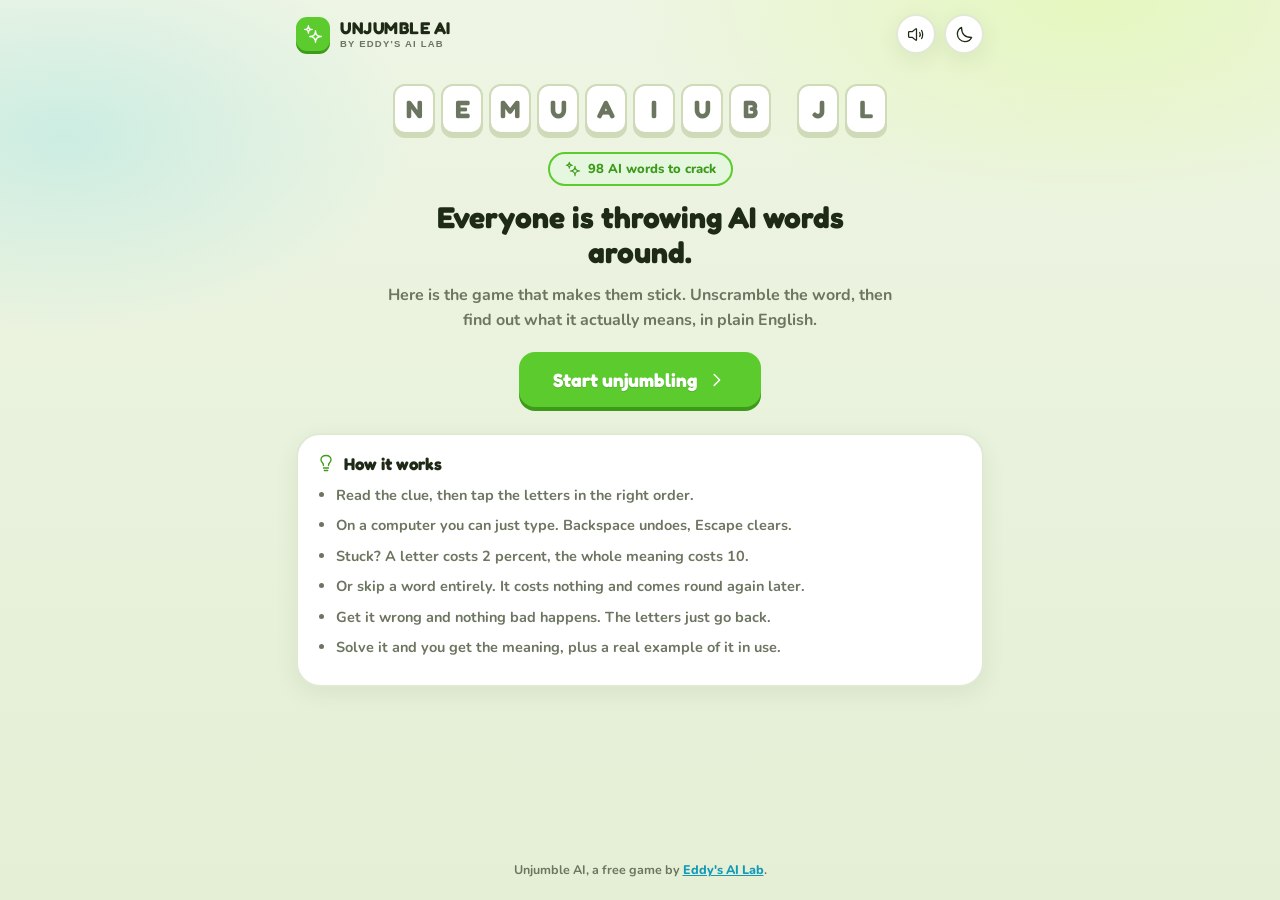
<file: index.html>
<!DOCTYPE html>
<html lang="en">
<head>
  <meta charset="UTF-8" />
  <meta name="viewport" content="width=device-width, initial-scale=1.0, viewport-fit=cover" />
  <title>Unjumble AI — Learn the language of AI, by Eddy's AI Lab</title>
  <meta name="description" content="Unjumble AI is a free word puzzle that teaches you the words everyone uses about AI. Unscramble the term, then learn what it actually means. By Eddy's AI Lab." />
  <meta name="theme-color" content="#EEF5E4" />

  <!-- ==========================================================================
       WHERE THIS GAME LIVES
       Social networks read these tags WITHOUT running any JavaScript, so the
       address has to be written out in full here. It must match SITE_ORIGIN in
       js/config.js. If you move the game to a custom domain, change it in both
       places (there are four mentions below). The game prints a console warning
       if the two ever disagree.
       ========================================================================== -->
  <link rel="canonical" href="https://eddysailab.github.io/unjumble-ai/" />

  <!-- Open Graph: how the link looks when shared on WhatsApp, LinkedIn, Facebook -->
  <meta property="og:site_name" content="Eddy's AI Lab" />
  <meta property="og:title" content="Unjumble AI — can you unscramble the language of AI?" />
  <meta property="og:description" content="A free word puzzle that teaches you what AI people are actually talking about. Plain English, no jargon. By Eddy's AI Lab." />
  <meta property="og:type" content="website" />
  <meta property="og:url" content="https://eddysailab.github.io/unjumble-ai/" />
  <meta property="og:image" content="https://eddysailab.github.io/unjumble-ai/og.png" />
  <meta property="og:image:width" content="1200" />
  <meta property="og:image:height" content="630" />
  <meta property="og:image:alt" content="Unjumble AI, a free word puzzle teaching the language of AI." />

  <!-- Twitter / X -->
  <meta name="twitter:card" content="summary_large_image" />
  <meta name="twitter:title" content="Unjumble AI — can you unscramble the language of AI?" />
  <meta name="twitter:description" content="A free word puzzle that teaches you what AI people are actually talking about. Plain English, no jargon. By Eddy's AI Lab." />
  <meta name="twitter:image" content="https://eddysailab.github.io/unjumble-ai/og.png" />

  <!-- Favicon, drawn inline so there is no extra file to lose and it still
       works offline: a tilted neon green letter tile on black. -->
  <link rel="icon" href="data:image/svg+xml,%3Csvg xmlns='http://www.w3.org/2000/svg' viewBox='0 0 64 64'%3E%3Crect width='64' height='64' rx='13' fill='%230A0A0A'/%3E%3Cg transform='rotate(-13 32 32)'%3E%3Crect x='13' y='13' width='38' height='38' rx='8' fill='%2339FF14'/%3E%3Ctext x='32' y='43' text-anchor='middle' font-family='Helvetica,Arial,sans-serif' font-size='27' font-weight='bold' fill='%230A0A0A'%3EU%3C/text%3E%3C/g%3E%3C/svg%3E" />

  <!-- Fonts are optional. A strong system fallback is set in CSS, so the game
       still works fully offline if these do not load. -->
  <link rel="preconnect" href="https://fonts.googleapis.com" />
  <link rel="preconnect" href="https://fonts.gstatic.com" crossorigin />
  <link href="https://fonts.googleapis.com/css2?family=Fredoka:wght@500;600;700&family=Nunito:wght@400;600;700;800;900&display=swap" rel="stylesheet" />

  <link rel="stylesheet" href="css/styles.css" />
</head>
<body>

  <!-- Drifting letters atmosphere layer (disabled under reduced motion) -->
  <div id="bg-letters" aria-hidden="true"></div>

  <header class="topbar">
    <div id="brandbar" class="brandbar"></div>
    <div class="topright">
      <button id="sound-toggle" class="pill-toggle" type="button" aria-label="Turn sound on or off"></button>
      <button id="theme-toggle" class="pill-toggle" type="button" aria-label="Switch color theme"></button>
    </div>
  </header>

  <!-- Score strip. Hidden on the welcome screen. -->
  <div id="hud" class="hud" hidden aria-label="Your progress"></div>

  <!-- All screens render here -->
  <main id="screen" class="screen" role="main"></main>

  <footer class="sitefoot">
    <span>Unjumble AI, a free game by <a href="https://www.eddysailab.com" target="_blank" rel="noopener">Eddy's AI Lab</a>.</span>
  </footer>

  <!-- Load order matters: config and data first, then systems, then app. -->
  <script src="js/config.js"></script>
  <script src="js/data/categories.js"></script>
  <script src="js/data/terms.js"></script>
  <script src="js/data/copy.js"></script>
  <script src="js/ui.js"></script>
  <script src="js/icons.js"></script>
  <script src="js/state.js"></script>
  <script src="js/audio.js"></script>
  <script src="js/fx.js"></script>
  <script src="js/engine.js"></script>
  <script src="js/app.js"></script>

  <!-- Analytics loader. Reads the ANALYTICS block in js/config.js. While that
       block's provider is "" this adds nothing to the page and loads nothing,
       so the game stays dependency free and works offline. To remove analytics
       entirely, clear the block in config.js or delete this script. -->
  <script>
    (function () {
      var a = (window.UNJUMBLE && UNJUMBLE.config && UNJUMBLE.config.ANALYTICS) || {};
      if (!a.provider || !a.src) return;
      var s = document.createElement("script");
      s.defer = true;
      s.src = a.src;
      if (a.provider === "plausible" && a.domain) {
        s.setAttribute("data-domain", a.domain);
      } else if (a.provider === "umami" && a.websiteId) {
        s.setAttribute("data-website-id", a.websiteId);
      }
      // If the network is down this simply never loads. Nothing else breaks.
      s.onerror = function () {};
      document.head.appendChild(s);
      // Plausible's queue shim, so events fired before the script lands survive.
      window.plausible = window.plausible || function () {
        (window.plausible.q = window.plausible.q || []).push(arguments);
      };
    })();
  </script>

  <script>
    document.addEventListener("DOMContentLoaded", function () {
      UNJUMBLE.app.init();
    });
  </script>
</body>
</html>
</file>
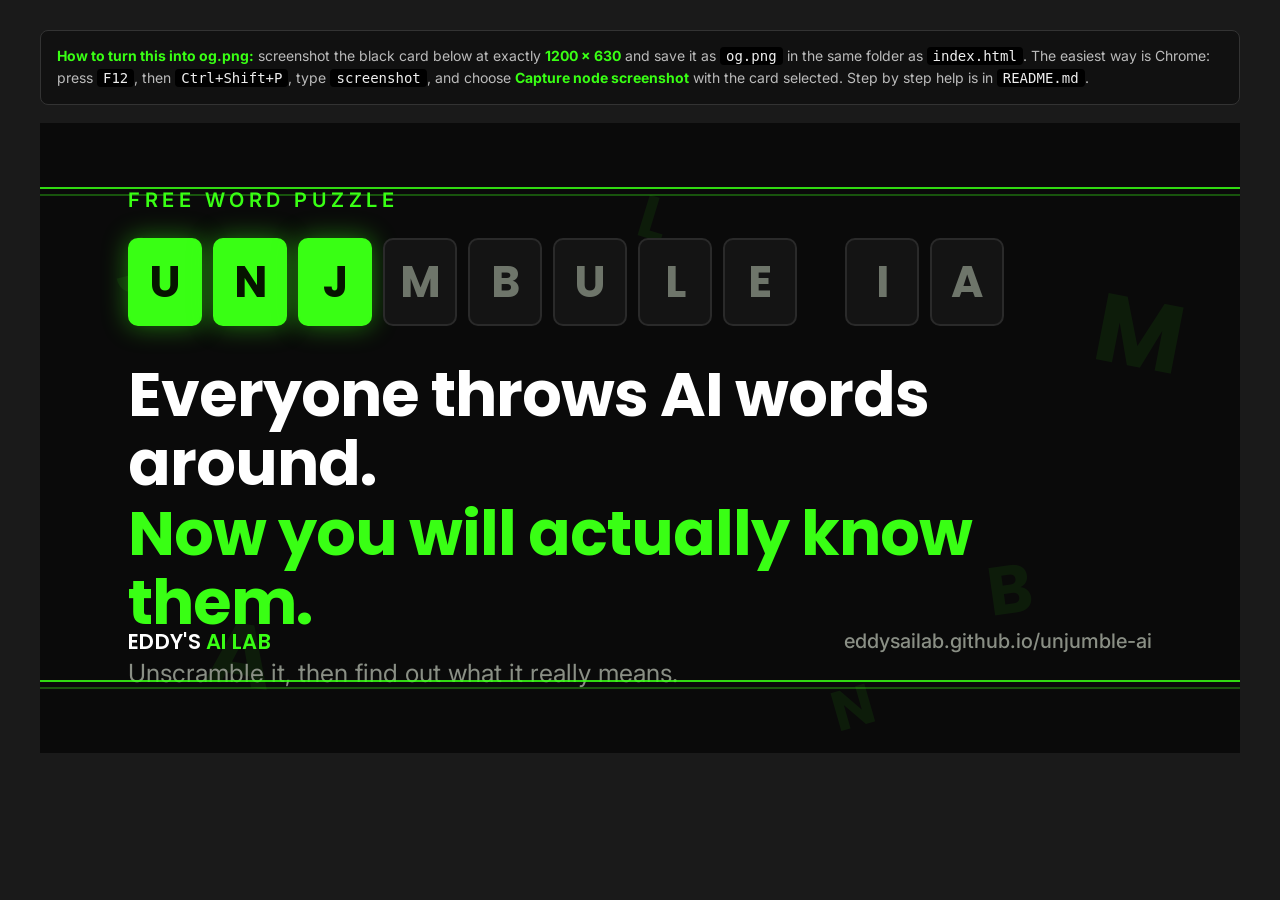
<file: og.html>
<!DOCTYPE html>
<html lang="en">
<head>
<meta charset="UTF-8" />
<title>Unjumble AI — social share card (screenshot this at 1200x630)</title>
<!--
  ============================================================================
  THIS FILE EXISTS TO BE SCREENSHOTTED.
  ----------------------------------------------------------------------------
  It draws the picture that appears when someone shares the game on WhatsApp,
  LinkedIn, Facebook or X. Open it in a browser, screenshot the black card at
  exactly 1200 by 630, and save the result as og.png next to index.html.
  Full step by step instructions are in README.md under "The share picture".

  Nothing here is loaded by the game itself. It is a design source file.
  ============================================================================
-->
<link rel="preconnect" href="https://fonts.googleapis.com" />
<link rel="preconnect" href="https://fonts.gstatic.com" crossorigin />
<link href="https://fonts.googleapis.com/css2?family=Poppins:wght@600;700&family=Inter:wght@400;500;600&display=swap" rel="stylesheet" />
<style>
  :root {
    --bg: #0A0A0A;
    --neon: #39FF14;
    --white: #FFFFFF;
    --dim: #8A8F85;
    --display: "Poppins", system-ui, -apple-system, "Segoe UI", Roboto, sans-serif;
    --body: "Inter", system-ui, -apple-system, "Segoe UI", Roboto, sans-serif;
  }
  * { box-sizing: border-box; margin: 0; padding: 0; }
  body {
    background: #1a1a1a;
    font-family: var(--body);
    display: flex; flex-direction: column; align-items: center;
    padding: 30px 20px; gap: 18px; min-height: 100vh;
  }
  .hint {
    color: #bbb; font-size: 14px; max-width: 1200px; line-height: 1.6;
    background: #111; border: 1px solid #333; border-radius: 8px; padding: 14px 16px;
  }
  .hint b { color: var(--neon); }
  .hint code { background: #000; padding: 1px 6px; border-radius: 4px; color: #eee; }

  /* The card itself. Exactly the size social networks want. */
  .card {
    width: 1200px; height: 630px; flex: 0 0 auto;
    background: var(--bg);
    position: relative; overflow: hidden;
    display: flex; flex-direction: column; justify-content: center;
    padding: 0 88px;
  }

  /* The dual thin green rules of the brand */
  .rules { position: absolute; left: 0; right: 0; display: flex; flex-direction: column; gap: 5px; }
  .rules.top { top: 64px; }
  .rules.bottom { bottom: 64px; }
  .rules i { display: block; height: 2px; background: var(--neon); opacity: .85; }
  .rules i:last-child { opacity: .3; }

  /* Faint scattered letters in the background */
  .ghosts { position: absolute; inset: 0; pointer-events: none; }
  .ghosts span {
    position: absolute; font-family: var(--display); font-weight: 700;
    color: var(--neon); opacity: .07;
  }

  .kicker {
    font-family: var(--body); font-weight: 600; font-size: 20px;
    letter-spacing: 4.5px; color: var(--neon); text-transform: uppercase;
    margin-bottom: 26px; position: relative;
  }

  /* The jumbled-to-solved letter tiles */
  .tiles { display: flex; gap: 11px; margin-bottom: 34px; position: relative; }
  .tile {
    width: 74px; height: 88px; border-radius: 10px;
    display: flex; align-items: center; justify-content: center;
    font-family: var(--display); font-weight: 700; font-size: 44px;
    background: #141414; border: 2px solid #2A2A2A; color: #6E756A;
  }
  .tile.on {
    background: var(--neon); border-color: var(--neon); color: #061400;
    box-shadow: 0 0 26px rgba(57,255,20,.45);
  }
  .tile.gap { width: 26px; background: none; border: none; box-shadow: none; }

  h1 {
    font-family: var(--display); font-weight: 700; font-size: 62px;
    color: var(--white); line-height: 1.12; letter-spacing: -1px;
    max-width: 15em; position: relative;
  }
  h1 em { font-style: normal; color: var(--neon); }

  .sub {
    font-size: 25px; color: var(--dim); margin-top: 20px;
    font-weight: 400; position: relative;
  }

  .foot {
    position: absolute; left: 88px; right: 88px; bottom: 96px;
    display: flex; align-items: center; justify-content: space-between;
  }
  .brand {
    font-family: var(--display); font-weight: 600; font-size: 21px;
    color: var(--white); letter-spacing: .3px;
  }
  .brand span { color: var(--neon); }
  .url { font-size: 20px; color: var(--dim); font-weight: 500; }
</style>
</head>
<body>

  <p class="hint">
    <b>How to turn this into og.png:</b> screenshot the black card below at exactly
    <b>1200 x 630</b> and save it as <code>og.png</code> in the same folder as
    <code>index.html</code>. The easiest way is Chrome: press <code>F12</code>, then
    <code>Ctrl+Shift+P</code>, type <code>screenshot</code>, and choose
    <b>Capture node screenshot</b> with the card selected. Step by step help is in
    <code>README.md</code>.
  </p>

  <div class="card" id="card">
    <div class="rules top"><i></i><i></i></div>

    <div class="ghosts">
      <span style="left:6%;  top:14%; font-size:74px; transform:rotate(-14deg)">J</span>
      <span style="left:88%; top:22%; font-size:96px; transform:rotate(11deg)">M</span>
      <span style="left:79%; top:66%; font-size:68px; transform:rotate(-8deg)">B</span>
      <span style="left:14%; top:74%; font-size:88px; transform:rotate(9deg)">A</span>
      <span style="left:50%; top:8%;  font-size:60px; transform:rotate(17deg)">L</span>
      <span style="left:66%; top:86%; font-size:56px; transform:rotate(-16deg)">N</span>
    </div>

    <div class="kicker">Free word puzzle</div>

    <div class="tiles">
      <div class="tile on">U</div>
      <div class="tile on">N</div>
      <div class="tile on">J</div>
      <div class="tile">M</div>
      <div class="tile">B</div>
      <div class="tile">U</div>
      <div class="tile">L</div>
      <div class="tile">E</div>
      <div class="tile gap"></div>
      <div class="tile">I</div>
      <div class="tile">A</div>
    </div>

    <h1>Everyone throws AI words around.<br /><em>Now you will actually know them.</em></h1>
    <p class="sub">Unscramble it, then find out what it really means.</p>

    <div class="foot">
      <div class="brand">EDDY'S <span>AI LAB</span></div>
      <div class="url">eddysailab.github.io/unjumble-ai</div>
    </div>

    <div class="rules bottom"><i></i><i></i></div>
  </div>

</body>
</html>
</file>
<file: css/styles.css>
/* ============================================================================
   UNJUMBLE AI - STYLES  (playful, friendly, mobile first)
   ----------------------------------------------------------------------------
   Design tokens live at the top. The default theme is bright and light; the
   dark theme lives under :root[data-theme="dark"]. Change the tokens to rebrand
   the whole game at once.
   ============================================================================ */

:root {
  /* Grounds (light, soft green tinted) */
  --bg: #EEF5E4;
  --bg-2: #E4EFD5;
  --panel: #FFFFFF;
  --panel-2: #F2F7EA;
  --border: #E1E9D3;
  --border-strong: #CEDAB8;

  /* Brand and play colors */
  --green: #5BCB2E;
  --green-deep: #3E9A1B;
  --lime: #C6FF3A;
  --lime-deep: #93C71E;
  --cyan: #22C4E6;
  --cyan-deep: #1499B7;
  --amber: #FFB020;
  --amber-deep: #E08A00;
  --coral: #FF5C6C;
  --coral-deep: #E23B4C;
  --purple: #A970FF;
  --purple-deep: #8A4DE0;

  /* Text */
  --text: #1E2A15;
  --muted: #6C7560;
  --ink: #10220A;

  /* The accent is swapped per pack by the .accent-* classes */
  --accent: var(--green);
  --accent-deep: var(--green-deep);

  --radius: 24px;
  --radius-sm: 16px;
  --maxw: 720px;
  --shadow-card: 0 6px 22px rgba(45, 70, 20, 0.08);
  --shadow-pop: 0 14px 34px rgba(45, 70, 20, 0.16);
  --bounce: cubic-bezier(.34, 1.56, .64, 1);

  --font: "Nunito", ui-rounded, "SF Pro Rounded", system-ui, -apple-system, "Segoe UI", Roboto, sans-serif;
  --font-display: "Fredoka", "Nunito", ui-rounded, "SF Pro Rounded", system-ui, sans-serif;
}

/* ------------------------------- Dark theme ------------------------------ */
:root[data-theme="dark"] {
  --bg: #0D120A;
  --bg-2: #10160C;
  --panel: #171E12;
  --panel-2: #1F2818;
  --border: #2C3823;
  --border-strong: #3A4A2D;

  --green: #62D634;
  --green-deep: #3C8C1D;
  --lime: #C6FF3A;
  --lime-deep: #9FD728;
  --cyan: #3AE8FF;
  --cyan-deep: #1FA9C4;
  --amber: #FFB93A;
  --amber-deep: #C9860F;
  --coral: #FF6B79;
  --coral-deep: #D24350;
  --purple: #BE90FF;
  --purple-deep: #8A4DE0;

  --text: #F1F7EA;
  --muted: #97A388;
  --ink: #0C1707;

  --shadow-card: 0 6px 22px rgba(0, 0, 0, 0.35);
  --shadow-pop: 0 14px 34px rgba(0, 0, 0, 0.45);
}

/* Accent helpers, used by pack cards and the puzzle header chip. */
.accent-green  { --accent: var(--green);  --accent-deep: var(--green-deep); }
.accent-cyan   { --accent: var(--cyan);   --accent-deep: var(--cyan-deep); }
.accent-purple { --accent: var(--purple); --accent-deep: var(--purple-deep); }
.accent-amber  { --accent: var(--amber);  --accent-deep: var(--amber-deep); }
.accent-coral  { --accent: var(--coral);  --accent-deep: var(--coral-deep); }

* { box-sizing: border-box; }

html, body {
  margin: 0;
  padding: 0;
  color: var(--text);
  font-family: var(--font);
  font-weight: 600;
  -webkit-font-smoothing: antialiased;
  min-height: 100%;
}

body {
  display: flex;
  flex-direction: column;
  min-height: 100vh;
  overflow-x: hidden;
  background:
    radial-gradient(60% 40% at 85% 0%, color-mix(in srgb, var(--lime) 22%, transparent) 0%, transparent 60%),
    radial-gradient(50% 40% at 5% 15%, color-mix(in srgb, var(--cyan) 16%, transparent) 0%, transparent 55%),
    linear-gradient(180deg, var(--bg) 0%, var(--bg-2) 100%);
  background-attachment: fixed;
}

a { color: var(--cyan-deep); font-weight: 800; }
:root[data-theme="dark"] a { color: var(--cyan); }

/* -------------------------- Drifting letters bg -------------------------- */
#bg-letters { position: fixed; inset: 0; z-index: 0; overflow: hidden; pointer-events: none; }
.bg-letter {
  position: absolute;
  bottom: -60px;
  color: var(--green-deep);
  opacity: 0.06;
  font-family: var(--font-display);
  font-weight: 700;
  animation-name: drift;
  animation-timing-function: linear;
  animation-iteration-count: infinite;
}
:root[data-theme="dark"] .bg-letter { color: var(--lime); opacity: 0.05; }
@keyframes drift {
  from { transform: translateY(0) rotate(0deg); }
  to   { transform: translateY(-118vh) rotate(24deg); }
}

/* -------------------------------- Top bar -------------------------------- */
.topbar {
  position: relative; z-index: 2;
  display: flex; align-items: center; justify-content: space-between; gap: 12px;
  width: 100%; max-width: var(--maxw);
  margin: 0 auto; padding: 14px 16px 6px;
}
.brandbar { min-width: 0; }
.brand {
  display: inline-flex; align-items: center; gap: 10px;
  background: none; border: none; padding: 0; cursor: pointer; color: var(--text);
  -webkit-tap-highlight-color: transparent;
}
.brand-mark {
  display: inline-flex; align-items: center; justify-content: center;
  width: 34px; height: 34px; flex: 0 0 auto;
  border-radius: 11px; background: var(--green); color: #fff;
  box-shadow: 0 3px 0 var(--green-deep);
}
.brand-mark .ic { width: 20px; height: 20px; }
.brand-words { display: flex; flex-direction: column; align-items: flex-start; line-height: 1; min-width: 0; }
.brand-name { font-family: var(--font-display); font-weight: 700; font-size: 17px; letter-spacing: .5px; }
.brand-tag { font-size: 9.5px; font-weight: 800; letter-spacing: 1.2px; color: var(--muted); margin-top: 3px; }

.topright { display: flex; align-items: center; gap: 8px; flex: 0 0 auto; }
.pill-toggle {
  display: inline-flex; align-items: center; justify-content: center;
  width: 40px; height: 40px;
  border: 2px solid var(--border); border-radius: 999px;
  background: var(--panel); color: var(--text);
  cursor: pointer; box-shadow: var(--shadow-card);
  transition: border-color .15s ease, transform .12s var(--bounce);
  -webkit-tap-highlight-color: transparent;
}
.pill-toggle .ic { width: 19px; height: 19px; }
.pill-toggle.off { color: var(--muted); border-style: dashed; }

/* ------------------------------ Score strip ------------------------------ */
.hud {
  position: relative; z-index: 2;
  display: flex; flex-wrap: wrap; align-items: center; justify-content: center; gap: 8px;
  width: 100%; max-width: var(--maxw); margin: 0 auto; padding: 6px 16px 0;
}
.hud[hidden] { display: none; }
.hud-stat {
  display: inline-flex; align-items: center; gap: 6px;
  background: var(--panel); border: 2px solid var(--border);
  border-radius: 999px; padding: 5px 13px;
  font-size: 13px; font-weight: 700; color: var(--muted);
  box-shadow: var(--shadow-card);
}
.hud-stat b { color: var(--text); font-family: var(--font-display); font-weight: 700; font-size: 15px; }
.hud-stat .ui-ic { display: inline-flex; color: var(--green-deep); }
.hud-stat .ic { width: 15px; height: 15px; }
:root[data-theme="dark"] .hud-stat .ui-ic { color: var(--green); }
.hud-stat.hot { border-color: var(--amber); }
.hud-stat.hot .ui-ic { color: var(--amber-deep); }
:root[data-theme="dark"] .hud-stat.hot .ui-ic { color: var(--amber); }

/* ------------------------------- Screen ---------------------------------- */
.screen {
  position: relative; z-index: 1;
  flex: 1 0 auto;
  width: 100%; max-width: var(--maxw);
  margin: 0 auto; padding: 18px 16px 40px;
}
.sitefoot {
  position: relative; z-index: 1;
  text-align: center; color: var(--muted);
  font-size: 12.5px; font-weight: 700;
  padding: 8px 16px 22px;
}

/* ------------------------------- Buttons --------------------------------- */
.btn {
  display: inline-flex; align-items: center; justify-content: center; gap: 9px;
  border: none;
  background: var(--panel);
  color: var(--text);
  font-family: var(--font-display);
  font-weight: 700;
  font-size: 16px;
  padding: 14px 22px;
  border-radius: var(--radius-sm);
  cursor: pointer;
  text-decoration: none;
  box-shadow: 0 4px 0 var(--border-strong);
  transition: transform .07s var(--bounce), box-shadow .07s ease, filter .15s ease;
  -webkit-tap-highlight-color: transparent;
}
.btn:active { transform: translateY(4px); box-shadow: 0 0 0 var(--border-strong); }
.btn.primary { background: var(--green); color: #fff; box-shadow: 0 4px 0 var(--green-deep); text-shadow: 0 1px 0 rgba(0,0,0,.14); }
.btn.primary:active { box-shadow: 0 0 0 var(--green-deep); }
.btn.ghost { background: var(--panel); color: var(--text); box-shadow: 0 4px 0 var(--border-strong); }
.btn.big { font-size: 19px; padding: 16px 34px; margin-top: 12px; }
.btn:disabled { opacity: .45; cursor: not-allowed; transform: none; filter: none; }
.btn-ic, .ui-ic, .howto-ic { display: inline-flex; }
.btn .ic, .btn-ic .ic { width: 1.15em; height: 1.15em; }

.link-btn {
  display: inline-flex; align-items: center; gap: 7px;
  background: none; border: none; color: var(--muted);
  font-family: var(--font-display); font-size: 15px; font-weight: 600;
  cursor: pointer; padding: 8px 4px;
  -webkit-tap-highlight-color: transparent;
}
.link-btn .ic { width: 17px; height: 17px; }

/* -------------------------------- Cards ---------------------------------- */
.card {
  background: var(--panel);
  border: 2px solid var(--border);
  border-radius: var(--radius);
  box-shadow: var(--shadow-card);
  padding: 20px 18px;
}

/* ================================ HERO =================================== */
.hero { text-align: center; display: flex; flex-direction: column; align-items: center; }

/* The scrambling wordmark on the welcome screen */
.hero-word {
  display: flex; flex-wrap: wrap; align-items: center; justify-content: center;
  gap: 8px; margin: 6px 0 18px;
}
.hero-word-group { display: flex; gap: 6px; }
.hero-word-gap { width: 10px; }
.hero-tile {
  display: inline-flex; align-items: center; justify-content: center;
  width: 42px; height: 50px;
  border-radius: 12px;
  background: var(--panel);
  border: 2px solid var(--border-strong);
  color: var(--muted);
  font-family: var(--font-display);
  font-weight: 700;
  font-size: 25px;
  line-height: 1;
  box-shadow: 0 4px 0 var(--border-strong);
  transition: background .25s ease, color .25s ease, border-color .25s ease, transform .25s var(--bounce), box-shadow .25s ease;
}
.hero-tile.solved {
  background: var(--green);
  border-color: var(--green-deep);
  color: #fff;
  box-shadow: 0 4px 0 var(--green-deep);
  transform: translateY(-2px);
  text-shadow: 0 1px 0 rgba(0,0,0,.16);
}
/* The glitch: a short RGB split and jitter as the letters rearrange. */
.hero-word.glitching .hero-tile {
  animation: glitch .5s steps(2, end) both;
  animation-delay: var(--gd, 0s);
}
@keyframes glitch {
  0%   { transform: translate(0, 0) skewX(0deg); }
  20%  { transform: translate(-3px, 1px) skewX(-8deg); text-shadow: 2px 0 var(--cyan), -2px 0 var(--coral); }
  40%  { transform: translate(3px, -2px) skewX(7deg);  text-shadow: -3px 0 var(--cyan), 3px 0 var(--coral); }
  60%  { transform: translate(-2px, 2px) skewX(-4deg); text-shadow: 2px 0 var(--purple), -2px 0 var(--lime); }
  80%  { transform: translate(2px, -1px) skewX(3deg);  text-shadow: -1px 0 var(--cyan), 1px 0 var(--coral); }
  100% { transform: translate(0, 0) skewX(0deg); text-shadow: none; }
}

.hero-badge {
  display: inline-flex; align-items: center; gap: 7px;
  background: color-mix(in srgb, var(--accent) 16%, var(--panel));
  border: 2px solid var(--accent);
  color: var(--accent-deep);
  border-radius: 999px; padding: 6px 15px;
  font-size: 13px; font-weight: 800;
  margin-bottom: 14px;
}
:root[data-theme="dark"] .hero-badge { color: var(--accent); }
.hero-badge .ic { width: 16px; height: 16px; }

.hero-title {
  font-family: var(--font-display); font-weight: 700;
  font-size: 30px; line-height: 1.18; margin: 0 0 12px;
  max-width: 16em;
}
.hero-lead {
  color: var(--muted); font-size: 16px; line-height: 1.6;
  margin: 0 0 6px; max-width: 32em; font-weight: 700;
}

/* How it works */
.how-card {
  margin-top: 26px; width: 100%;
  background: var(--panel); border: 2px solid var(--border);
  border-radius: var(--radius); box-shadow: var(--shadow-card);
  padding: 18px; text-align: left;
}
.how-title {
  display: flex; align-items: center; gap: 8px;
  font-family: var(--font-display); font-weight: 700; font-size: 17px; margin-bottom: 10px;
}
.howto-ic { color: var(--green-deep); }
:root[data-theme="dark"] .howto-ic { color: var(--lime); }
.howto-ic .ic { width: 20px; height: 20px; }
.how-list { margin: 0; padding-left: 20px; color: var(--muted); font-weight: 700; }
.how-list li { margin: 8px 0; line-height: 1.55; font-size: 14.5px; }

/* ============================== PACK PICKER ============================== */
.screen-title {
  font-family: var(--font-display); font-weight: 700;
  font-size: 26px; margin: 0 0 6px; text-align: center;
}
.screen-lead {
  color: var(--muted); font-size: 15px; font-weight: 700;
  text-align: center; margin: 0 0 20px;
}
.packs { display: flex; flex-direction: column; align-items: center; }
.pack-grid { display: grid; grid-template-columns: 1fr 1fr; gap: 12px; width: 100%; }

.pack-card {
  display: flex; flex-direction: column; align-items: flex-start; gap: 7px;
  text-align: left;
  background: var(--panel);
  border: 2px solid var(--border);
  border-radius: var(--radius);
  padding: 16px 15px;
  cursor: pointer; font-family: var(--font);
  color: var(--text);
  box-shadow: 0 5px 0 var(--border-strong);
  transition: transform .1s var(--bounce), box-shadow .1s ease, border-color .15s ease;
  -webkit-tap-highlight-color: transparent;
}
.pack-card:active:not(.locked) { transform: translateY(3px); box-shadow: 0 2px 0 var(--border-strong); }
.pack-card.locked { opacity: .6; cursor: not-allowed; box-shadow: 0 5px 0 var(--border); }

.pack-top { display: flex; align-items: center; justify-content: space-between; width: 100%; }
.pack-icon {
  display: inline-flex; align-items: center; justify-content: center;
  width: 44px; height: 44px; border-radius: 14px;
  background: color-mix(in srgb, var(--accent) 18%, var(--panel));
  color: var(--accent-deep);
}
:root[data-theme="dark"] .pack-icon { color: var(--accent); }
.pack-card.locked .pack-icon { background: var(--panel-2); color: var(--muted); }
.pack-done {
  display: inline-flex; align-items: center; gap: 4px;
  font-size: 11px; font-weight: 800; color: var(--green-deep);
  background: color-mix(in srgb, var(--green) 16%, var(--panel));
  border-radius: 999px; padding: 3px 9px;
}
:root[data-theme="dark"] .pack-done { color: var(--green); }
.pack-done .ic { width: 13px; height: 13px; }

.pack-title { font-family: var(--font-display); font-weight: 700; font-size: 17px; line-height: 1.2; }
.pack-blurb { color: var(--muted); font-size: 12.5px; line-height: 1.5; font-weight: 700; flex: 1 0 auto; }
.pack-bar {
  display: block; width: 100%; height: 8px; margin-top: 4px;
  background: var(--panel-2); border-radius: 999px; overflow: hidden;
}
/* Scaled rather than resized: transform runs on the GPU, animating width
   would make the browser redo layout on every frame. */
.pack-fill {
  display: block; height: 100%; width: 100%; border-radius: 999px;
  background: var(--accent);
  transform-origin: left center;
  transform: scaleX(0);
  transition: transform .4s var(--bounce);
}
.pack-count { font-size: 11.5px; font-weight: 800; color: var(--muted); }

/* ================================ PUZZLE ================================= */
.backbar { display: flex; margin-bottom: 6px; }
.puzzle-host { width: 100%; }

.puz-head {
  display: flex; align-items: center; justify-content: space-between;
  gap: 10px; flex-wrap: wrap; margin-bottom: 14px;
}
.puz-cat {
  display: inline-flex; align-items: center; gap: 6px;
  background: color-mix(in srgb, var(--accent) 16%, var(--panel));
  color: var(--accent-deep);
  border-radius: 999px; padding: 5px 12px;
  font-size: 12.5px; font-weight: 800;
}
:root[data-theme="dark"] .puz-cat { color: var(--accent); }
.puz-cat .ic { width: 15px; height: 15px; }
.puz-count { font-size: 12.5px; font-weight: 800; color: var(--muted); }

/* The clue */
.clue-box {
  background: var(--panel-2);
  border: 2px dashed var(--border-strong);
  border-radius: var(--radius-sm);
  padding: 14px 15px;
  text-align: center;
}
.clue-label {
  display: inline-flex; align-items: center; gap: 6px;
  font-size: 11px; font-weight: 800; letter-spacing: 1px;
  text-transform: uppercase; color: var(--muted);
}
.clue-label .ic { width: 14px; height: 14px; }
.clue-text {
  font-family: var(--font-display); font-weight: 600;
  font-size: 19px; line-height: 1.4; margin: 8px 0 0;
}

/* The meaning stays hidden until the player buys it. */
.clue-meaning { display: none; }
.clue-box.with-meaning .clue-meaning {
  display: block;
  margin-top: 14px; padding-top: 13px;
  border-top: 2px dashed var(--border-strong);
  animation: fadeUp .3s ease both;
}
.clue-meaning-text {
  font-size: 14.5px; line-height: 1.6; font-weight: 700;
  margin: 7px 0 0; color: var(--text);
}

/* The answer track */
.track {
  display: flex; flex-wrap: wrap; align-items: center; justify-content: center;
  gap: 8px; margin: 22px 0 4px;
}
.word-group { display: flex; flex-wrap: wrap; justify-content: center; gap: 6px; }
.word-gap { width: 12px; }

.slot {
  display: inline-flex; align-items: center; justify-content: center;
  width: 40px; height: 48px;
  border-radius: 12px;
  background: var(--panel-2);
  border: 2px dashed var(--border-strong);
  color: var(--text);
  font-family: var(--font-display); font-weight: 700; font-size: 23px; line-height: 1;
  cursor: default; padding: 0;
  transition: transform .12s var(--bounce), background .15s ease, border-color .15s ease, box-shadow .15s ease;
  -webkit-tap-highlight-color: transparent;
}
.slot.filled {
  background: var(--panel);
  border: 2px solid var(--border-strong);
  box-shadow: 0 4px 0 var(--border-strong);
  cursor: pointer;
}
/* Taking a letter back should feel like pressing something. */
.slot.filled:active:not(:disabled) { transform: translateY(2px); box-shadow: 0 2px 0 var(--border-strong); }
.slot.locked {
  background: color-mix(in srgb, var(--amber) 20%, var(--panel));
  border-color: var(--amber);
  box-shadow: 0 4px 0 var(--amber-deep);
  color: var(--amber-deep);
  cursor: default;
}
:root[data-theme="dark"] .slot.locked { color: var(--amber); }
.slot.good {
  background: var(--green);
  border: 2px solid var(--green-deep);
  box-shadow: 0 4px 0 var(--green-deep);
  color: #fff;
  text-shadow: 0 1px 0 rgba(0,0,0,.16);
  animation: slotpop .35s var(--bounce) both;
}
@keyframes slotpop {
  0%   { transform: scale(1); }
  45%  { transform: scale(1.16) translateY(-4px); }
  100% { transform: scale(1); }
}

.track.shake { animation: shake .55s ease; }
@keyframes shake {
  0%, 100% { transform: translateX(0); }
  15% { transform: translateX(-9px); }
  30% { transform: translateX(9px); }
  45% { transform: translateX(-6px); }
  60% { transform: translateX(6px); }
  80% { transform: translateX(-3px); }
}

.puz-nudge {
  min-height: 22px; text-align: center;
  font-size: 13.5px; font-weight: 800; color: var(--coral-deep);
  opacity: 0; transition: opacity .18s ease;
}
.puz-nudge.show { opacity: 1; }
:root[data-theme="dark"] .puz-nudge { color: var(--coral); }

/* The scrambled tray */
.tray {
  display: flex; flex-wrap: wrap; align-items: center; justify-content: center;
  gap: 9px; margin: 10px 0 18px;
  padding: 14px 10px;
  background: var(--panel-2);
  border-radius: var(--radius-sm);
}
.tile {
  display: inline-flex; align-items: center; justify-content: center;
  width: 44px; height: 50px;
  border-radius: 13px;
  background: var(--panel);
  border: 2px solid var(--border-strong);
  color: var(--text);
  font-family: var(--font-display); font-weight: 700; font-size: 24px; line-height: 1;
  cursor: pointer; padding: 0;
  box-shadow: 0 4px 0 var(--border-strong);
  transition: transform .1s var(--bounce), box-shadow .1s ease, border-color .15s ease, opacity .18s ease;
  -webkit-tap-highlight-color: transparent;
}
.tile:active:not(:disabled) { transform: translateY(3px); box-shadow: 0 1px 0 var(--border-strong); }
.tile.used {
  opacity: .22;
  box-shadow: none;
  border-style: dashed;
  color: transparent;
  cursor: default;
}

.puz-actions { display: flex; flex-wrap: wrap; gap: 10px; justify-content: center; }
.puz-actions .btn { font-size: 14.5px; padding: 11px 18px; }
.puz-cost {
  text-align: center; color: var(--muted);
  font-size: 12.5px; font-weight: 700; margin: 12px 0 0;
}
.skip-btn { font-size: 14px; }
.skip-btn .ic { width: 15px; height: 15px; }

/* Said when a word was fully revealed rather than worked out. */
.rv-gaveup {
  color: var(--muted); font-size: 13.5px; font-weight: 700;
  line-height: 1.55; margin: 0 0 14px; max-width: 30em;
  margin-left: auto; margin-right: auto;
}

/* ---------------------- The payoff, after solving ------------------------ */
.reveal-card { display: none; }
.reveal-card.show {
  display: block;
  margin-top: 20px;
  padding-top: 18px;
  border-top: 2px dashed var(--border-strong);
  animation: riseIn .4s var(--bounce) both;
  text-align: center;
}
@keyframes riseIn {
  from { opacity: 0; transform: translateY(16px); }
  to   { opacity: 1; transform: translateY(0); }
}
.rv-head {
  display: inline-flex; align-items: center; gap: 7px;
  font-family: var(--font-display); font-weight: 700; font-size: 16px;
  color: var(--green-deep);
}
:root[data-theme="dark"] .rv-head { color: var(--green); }
.rv-head .ic { width: 20px; height: 20px; }
.rv-term {
  font-family: var(--font-display); font-weight: 700;
  font-size: 30px; line-height: 1.15; letter-spacing: .5px;
  margin: 6px 0 8px;
}
.rv-points { display: flex; flex-wrap: wrap; gap: 8px; justify-content: center; margin-bottom: 16px; }
.rv-pt, .rv-streak, .rv-cost {
  display: inline-flex; align-items: center; gap: 5px;
  border-radius: 999px; padding: 4px 12px;
  font-size: 12.5px; font-weight: 800;
}
.rv-pt { background: color-mix(in srgb, var(--green) 16%, var(--panel)); color: var(--green-deep); }
.rv-streak { background: color-mix(in srgb, var(--amber) 18%, var(--panel)); color: var(--amber-deep); }
.rv-cost { background: var(--panel-2); color: var(--muted); }
:root[data-theme="dark"] .rv-pt { color: var(--green); }
:root[data-theme="dark"] .rv-streak { color: var(--amber); }
.rv-pt .ic, .rv-streak .ic, .rv-cost .ic { width: 14px; height: 14px; }

.rv-block {
  background: var(--panel-2);
  border-radius: var(--radius-sm);
  padding: 14px 15px;
  margin-bottom: 10px;
  text-align: left;
}
.rv-example { background: color-mix(in srgb, var(--cyan) 10%, var(--panel-2)); }
.rv-label {
  display: inline-flex; align-items: center; gap: 6px;
  font-size: 11px; font-weight: 800; letter-spacing: 1px;
  text-transform: uppercase; color: var(--muted);
}
.rv-label .ic { width: 14px; height: 14px; }
.rv-body { margin: 7px 0 0; font-size: 15px; line-height: 1.6; font-weight: 700; }

/* ========================= ENCOURAGEMENT SCREEN =========================
   The short "you are doing well, keep going" screen shown between words.
   ======================================================================== */
.nudge { text-align: center; display: flex; flex-direction: column; align-items: center; }
.nudge-badge {
  display: inline-flex; align-items: center; justify-content: center;
  width: 76px; height: 76px; margin-bottom: 16px;
  border-radius: 50%;
  background: color-mix(in srgb, var(--green) 16%, var(--panel));
  border: 3px solid var(--green);
  color: var(--green-deep);
  box-shadow: var(--shadow-card);
  animation: nudgePop .45s var(--bounce) both;
}
:root[data-theme="dark"] .nudge-badge { color: var(--green); }
@keyframes nudgePop {
  from { opacity: 0; transform: scale(.6); }
  to   { opacity: 1; transform: scale(1); }
}
.nudge-title {
  font-family: var(--font-display); font-weight: 700;
  font-size: 26px; line-height: 1.2; margin: 10px 0 8px; max-width: 15em;
}
.nudge-sub {
  color: var(--muted); font-size: 15.5px; line-height: 1.6; font-weight: 700;
  margin: 0; max-width: 26em;
}

/* ============================= PACK COMPLETE ============================= */
.recap {
  display: flex; flex-wrap: wrap; gap: 8px; justify-content: center;
  margin: 18px 0 4px;
}
.recap-chip {
  display: inline-flex; align-items: center; gap: 6px;
  background: var(--panel); border: 2px solid var(--border);
  border-radius: 999px; padding: 6px 13px;
  font-size: 12.5px; font-weight: 800;
  box-shadow: var(--shadow-card);
}
.recap-chip .ic { width: 15px; height: 15px; color: var(--green-deep); }
:root[data-theme="dark"] .recap-chip .ic { color: var(--green); }

/* ================================ FINISH ================================= */
.finish-stats { display: flex; flex-wrap: wrap; gap: 10px; justify-content: center; margin: 20px 0 6px; }
.stat-tile {
  display: flex; flex-direction: column; align-items: center; gap: 2px;
  background: var(--panel); border: 2px solid var(--border);
  border-radius: var(--radius-sm); padding: 14px 22px;
  box-shadow: var(--shadow-card); min-width: 104px;
}
.stat-ic { color: var(--green-deep); display: inline-flex; }
:root[data-theme="dark"] .stat-ic { color: var(--lime); }
.stat-num { font-family: var(--font-display); font-weight: 700; font-size: 27px; line-height: 1.1; }
.stat-lab { font-size: 11.5px; font-weight: 800; color: var(--muted); text-transform: uppercase; letter-spacing: .6px; }

.cta-card {
  width: 100%; margin-top: 24px;
  background: var(--panel); border: 2px solid var(--border);
  border-radius: var(--radius); box-shadow: var(--shadow-card);
  padding: 20px 18px;
}
.cta-text { font-family: var(--font-display); font-weight: 600; font-size: 19px; line-height: 1.4; margin: 0; }

/* The very last call to action carries more weight than the per pack ones. */
.cta-final { border-color: var(--green); border-width: 3px; }
.cta-final .cta-text { font-size: 21px; }

/* ------------------------------- Sharing -------------------------------- */
.share-box {
  width: 100%; margin-top: 20px;
  display: flex; flex-direction: column; align-items: center; gap: 8px;
}
.share-field {
  width: 100%; max-width: 30em;
  background: var(--panel-2); color: var(--text);
  border: 2px solid var(--border); border-radius: var(--radius-sm);
  padding: 11px 13px; font-family: var(--font); font-weight: 700; font-size: 13px;
  text-align: center;
}
.share-note {
  color: var(--green-deep); font-size: 13px; font-weight: 800;
  margin: 0; min-height: 17px;
}
:root[data-theme="dark"] .share-note { color: var(--green); }

.email-card { width: 100%; margin-top: 16px; text-align: center; }
.email-label { color: var(--muted); font-size: 14px; font-weight: 800; margin: 0 0 10px; }
.email-form { display: flex; flex-wrap: wrap; gap: 9px; justify-content: center; }
.email-input {
  flex: 1 1 210px; max-width: 320px;
  background: var(--panel); color: var(--text);
  border: 2px solid var(--border); border-radius: var(--radius-sm);
  padding: 13px 15px; font-family: var(--font); font-weight: 700; font-size: 15px;
}
.email-input:focus { outline: none; border-color: var(--green); }
.email-privacy {
  color: var(--muted); font-size: 12px; font-weight: 700;
  margin: 9px 0 0; line-height: 1.5; max-width: 30em;
  margin-left: auto; margin-right: auto;
}
.email-note { color: var(--muted); font-size: 13.5px; font-weight: 800; margin: 8px 0 0; min-height: 18px; }
.email-note.good { color: var(--green-deep); }
.email-note.warn { color: var(--amber-deep); }
:root[data-theme="dark"] .email-note.good { color: var(--green); }
:root[data-theme="dark"] .email-note.warn { color: var(--amber); }

/* =============================== Motion ================================== */
.fade-up { animation: fadeUp .34s ease both; }
@keyframes fadeUp {
  from { opacity: 0; transform: translateY(12px); }
  to   { opacity: 1; transform: translateY(0); }
}
.pop-in { animation: popIn .34s var(--bounce) both; }
@keyframes popIn {
  from { opacity: 0; transform: scale(.9) translateY(8px); }
  to   { opacity: 1; transform: scale(1) translateY(0); }
}

.confetti-layer { position: fixed; inset: 0; pointer-events: none; z-index: 40; overflow: hidden; }
.confetti-bit { position: absolute; top: -20px; border-radius: 2px; animation: fall linear forwards; }
@keyframes fall {
  to { transform: translateY(108vh) rotate(620deg); opacity: .15; }
}

.points-burst {
  position: fixed; z-index: 41; pointer-events: none;
  transform: translate(-50%, -50%);
  font-family: var(--font-display); font-weight: 700; font-size: 26px;
  color: var(--green-deep);
  text-shadow: 0 2px 0 var(--panel);
  animation: floatUp 1.1s ease-out forwards;
}
:root[data-theme="dark"] .points-burst { color: var(--lime); }
@keyframes floatUp {
  0%   { opacity: 0; transform: translate(-50%, -50%) scale(.7); }
  25%  { opacity: 1; transform: translate(-50%, -80%) scale(1.1); }
  100% { opacity: 0; transform: translate(-50%, -190%) scale(1); }
}

/* Focus ring that stays visible for keyboard users. */
:focus-visible { outline: 3px solid var(--cyan); outline-offset: 2px; border-radius: 8px; }

/* ============================== Hover states =============================
   Every hover effect in the game lives here, behind one guard.

   A phone has no pointer to hover with, so it fakes one on tap. Without this
   guard, tapping a letter tile leaves it stuck looking hovered until you tap
   somewhere else, which reads as a stuck or selected tile. Since most people
   play this on a phone, that was the most visible flaw in the whole UI.
   ========================================================================= */
@media (hover: hover) and (pointer: fine) {
  .pill-toggle:hover { border-color: var(--green); transform: translateY(-1px); }
  .btn:hover:not(:disabled) { filter: brightness(1.03); }
  .link-btn:hover { color: var(--text); }
  .pack-card:hover:not(.locked) { border-color: var(--accent); transform: translateY(-2px); }
  .slot.filled:hover:not(:disabled) { border-color: var(--green); transform: translateY(-2px); }
  .tile:hover:not(:disabled) { border-color: var(--green); transform: translateY(-2px); }
}

/* ============================== Responsive =============================== */
@media (max-width: 420px) {
  .hero-title { font-size: 25px; }
  .hero-tile { width: 34px; height: 42px; font-size: 20px; border-radius: 10px; }
  .hero-word { gap: 6px; }
  .hero-word-group { gap: 5px; }
  .slot { width: 33px; height: 42px; font-size: 19px; }
  .tile { width: 38px; height: 45px; font-size: 21px; }
  .tray { gap: 7px; padding: 12px 8px; }
  .track { gap: 6px; }
  .pack-grid { grid-template-columns: 1fr; }
  .rv-term { font-size: 25px; }
  .clue-text { font-size: 17px; }
  .stat-tile { min-width: 92px; padding: 12px 16px; }
  .nudge-title { font-size: 23px; }

}

/* Very long terms need to stay on screen on small phones. */
@media (max-width: 340px) {
  .slot { width: 29px; height: 38px; font-size: 17px; }
  .tile { width: 34px; height: 41px; font-size: 19px; }
}

/* Reduced motion means fewer and gentler, not none. Nothing slides, scales or
   bounces any more, but colour and opacity still fade, because those are what
   tell you a tile filled in or a button turned off. Killing those too makes
   state changes snap between frames and get harder to follow, not easier. */
@media (prefers-reduced-motion: reduce) {
  *, *::before, *::after {
    animation-duration: .01ms !important;
    animation-iteration-count: 1 !important;
    animation-delay: 0ms !important;
    /* Dropping transform from this list is what removes the movement. */
    transition-property: opacity, color, background-color, border-color, box-shadow, filter !important;
    transition-duration: 140ms !important;
  }
  .confetti-layer, .points-burst, #bg-letters { display: none !important; }
}
</file>
